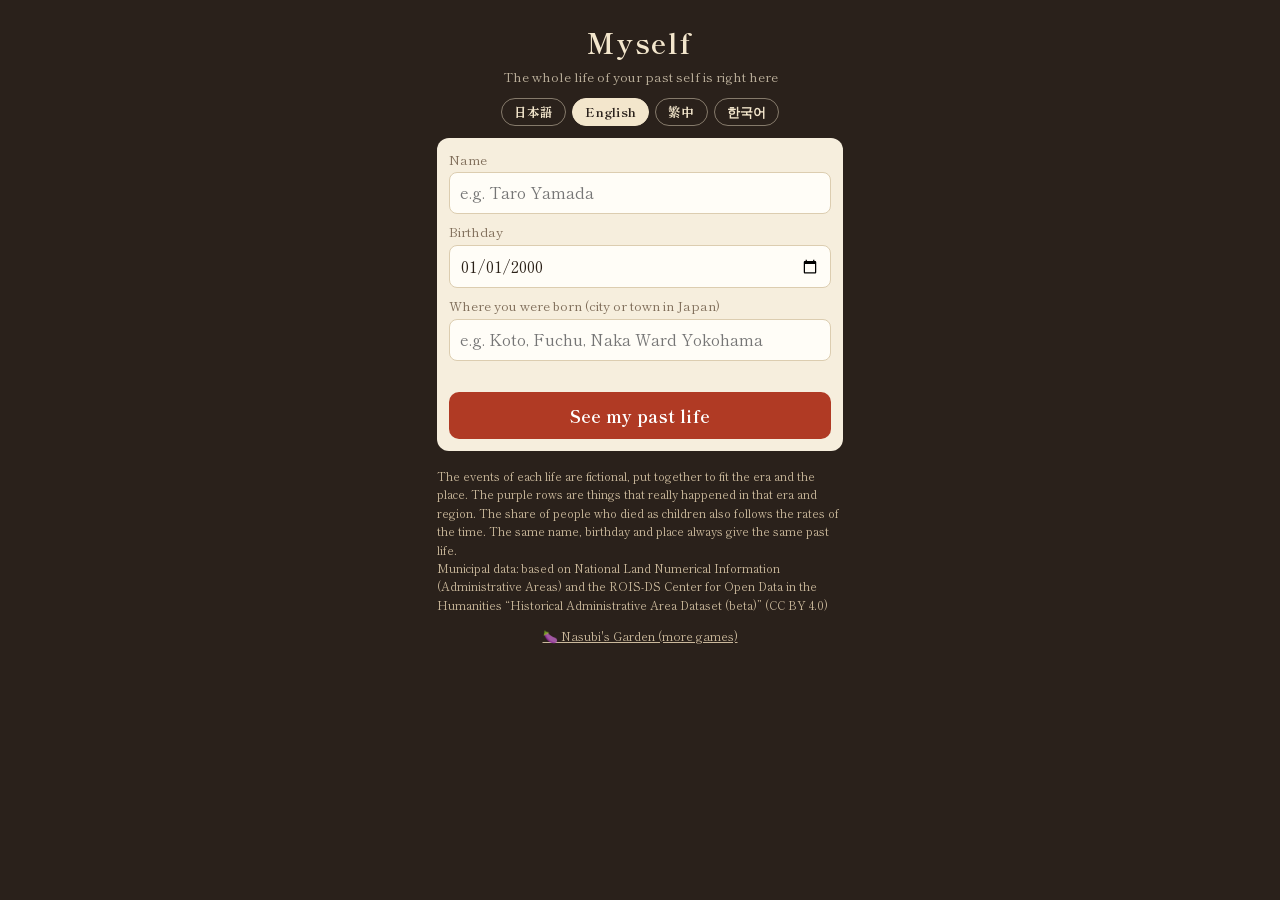
<file: index.html>
<!doctype html>
<html lang="ja">
<head>
<!-- Google tag (gtag.js) -->
<script async src="https://www.googletagmanager.com/gtag/js?id=G-5RB6XMN0QR"></script>
<script>
  window.dataLayer = window.dataLayer || [];
  function gtag(){dataLayer.push(arguments);}
  gtag('js', new Date());
  gtag('config', 'G-5RB6XMN0QR');
</script>
<meta charset="utf-8">
<meta name="viewport" content="width=device-width,initial-scale=1">
<title>自分 ― あなたの前世ねんぴょう</title>
<meta name="description" content="名前と誕生日と生まれた市町村区を入れると、あなたの前世の一生が年表で出てくる。縄文から昭和まで、日本の歴史のどこかに生きた、だれかの一生。">
<meta name="theme-color" content="#2a211b">
<meta property="og:title" content="自分 ― あなたの前世ねんぴょう">
<meta property="og:description" content="あなたの前世は、どの時代の、どんな人だった？ 縄文から昭和まで、日本の歴史のどこかに生きた一生が年表で出てくる。">
<meta property="og:type" content="website">
<meta property="og:url" content="https://nasubi-no-oniwa.github.io/jibun/">
<meta property="og:site_name" content="なすびのお庭">
<meta property="og:image" content="https://nasubi-no-oniwa.github.io/jibun/icons/ogp.png">
<meta property="og:image:width" content="1200">
<meta property="og:image:height" content="630">
<meta name="twitter:card" content="summary_large_image">
<meta name="twitter:title" content="自分 ― あなたの前世ねんぴょう">
<meta name="twitter:description" content="あなたの前世は、どの時代の、どんな人だった？ 縄文から昭和まで、日本の歴史のどこかに生きた一生が年表で出てくる。">
<meta name="twitter:image" content="https://nasubi-no-oniwa.github.io/jibun/icons/ogp.png">
<link rel="icon" href="icons/icon-192.png">
<link rel="apple-touch-icon" href="icons/apple-touch-icon.png">
<link rel="preconnect" href="https://fonts.googleapis.com">
<link rel="preconnect" href="https://fonts.gstatic.com" crossorigin>
<link href="https://fonts.googleapis.com/css2?family=Shippori+Mincho:wght@500;700;800&display=swap" rel="stylesheet">
<link rel="stylesheet" href="css/style.css">
<!-- nasubi-track: 結果画面とXへの投稿の回数を記録（ゲームの動きには影響しない） -->
<script>(function(){try{var G="jibun",IDS=["out"];
function ev(n){try{if(typeof gtag==='function')gtag('event',n,{game:G});}catch(e){}}
var o=window.open;window.open=function(u){try{if(/intent\/(post|tweet)/.test(String(u)))ev('x_share');}catch(e){}return o.apply(window,arguments);};
if(!IDS.length)return;
function vis(e){if(!e||!e.isConnected||e.closest('[hidden]'))return false;var r=e.getBoundingClientRect();if(r.width<1||r.height<1)return false;for(var n=e;n&&n.nodeType===1;n=n.parentElement){var s=getComputedStyle(n);if(s.display==='none'||s.visibility==='hidden'||parseFloat(s.opacity)<0.05)return false;}return true;}
var was={};setInterval(function(){try{var any=false;for(var i=0;i<IDS.length;i++){if(vis(document.getElementById(IDS[i])))any=true;}if(any&&!was.v)ev('result_view');was.v=any;}catch(e){}},700);
}catch(e){}})();</script>
<!-- nasubi-ad: スマホのとき、結果画面とタイトル画面の決めた場所に広告の帯（と、決めた場所だけその下に大きい広告）を出す（遊んでいる最中は出さない・ボタンに重ねない・広告の幅320pxを切らない・画面が出たらすぐ見せるが、最初の1.2秒は押しても反応しない・画面が出るたびに新しい広告を読みこむ（場所ごとに30秒に1回まで）・画面が隠れて2秒たったら広告を外して止める・タイトル画面はタイトル用の広告枠を使う） -->
<script>(function(){try{var C=[{"a": "#out:has(> :not(.nsb-ad))", "v": "#out > :not(.nsb-ad)"}, {"a": "#f", "v": "#f", "t": 1, "b": 1, "m": 20, "x": "", "x2": ""}],BIG=1,M=20,EX="",EX2="",AD='https://nasubi-no-oniwa.github.io/ad/',AD2='https://nasubi-no-oniwa.github.io/ad/big.html',TAD='https://nasubi-no-oniwa.github.io/ad/t.html',TAD2='https://nasubi-no-oniwa.github.io/ad/tbig.html',LOCK=1200,HOLD=2000,MIN=30000;
if(/[?&]noad=1/.test(location.search))return;
if(!/iPhone|iPod|Android|Mobile|Windows Phone|BlackBerry/i.test(navigator.userAgent||''))return;
var S=[];
function vis(e){if(!e||!e.isConnected||e.closest('[hidden]'))return false;var r=e.getBoundingClientRect();if(r.width<1||r.height<1)return false;for(var n=e;n&&n.nodeType===1;n=n.parentElement){var s=getComputedStyle(n);if(s.display==='none'||s.visibility==='hidden'||parseFloat(s.opacity)<0.05)return false;}return true;}
function opt(i,k,d){return C[i][k]===undefined?d:C[i][k];}
function mk(i){var b=document.createElement('div');b.className='nsb-ad';b.style.cssText='display:block;position:static;float:none;box-sizing:content-box;width:320px;min-width:320px;max-width:none;height:50px;margin:'+opt(i,'m',M)+'px calc((100% - 320px) / 2) 0;padding:0;border:0;background:none;box-shadow:none;border-radius:0;transform:none;overflow:hidden;flex:0 0 auto;align-self:center;'+opt(i,'x',EX);return b;}
function mk2(i){var g=document.createElement('div');g.className='nsb-ad nsb-big';g.style.cssText='display:block;position:static;float:none;box-sizing:content-box;width:300px;min-width:300px;max-width:none;height:250px;margin:20px calc((100% - 300px) / 2) 0;padding:0;border:0;background:none;box-shadow:none;border-radius:0;transform:none;overflow:hidden;flex:0 0 auto;align-self:center;'+opt(i,'x2',EX2);return g;}
function mkf(u,w,h){var f=document.createElement('iframe');f.title='ad';f.setAttribute('scrolling','no');f.width=w;f.height=h;f.style.cssText='border:0;margin:0;padding:0;width:'+w+'px;height:'+h+'px;display:block;max-width:none;visibility:hidden;pointer-events:none';f.src=u;return f;}
function place(){for(var i=0;i<C.length;i++){var a=document.querySelector(C[i].a);if(!a)continue;var s=S[i]||(S[i]={b:mk(i),g:opt(i,'b',BIG)?mk2(i):null,on:false,since:0,hid:0,last:0,f:null,f2:null});var b=s.b;
if(C[i].p==='first'){if(a.firstElementChild!==b)a.insertBefore(b,a.firstChild);}else if(b.parentNode!==a)a.appendChild(b);
if(s.g&&b.nextSibling!==s.g)a.insertBefore(s.g,b.nextSibling);}}
function off(s,now){if(s.f){s.f.style.visibility='hidden';s.f.style.pointerEvents='none';}if(s.f2){s.f2.style.visibility='hidden';s.f2.style.pointerEvents='none';}s.on=false;s.since=0;s.hid=now;}
function kill(s){if(s.f){if(s.f.parentNode)s.f.parentNode.removeChild(s.f);s.f=null;}if(s.f2){if(s.f2.parentNode)s.f2.parentNode.removeChild(s.f2);s.f2=null;}}
function tick(){try{place();var k=-1,i,s,res=false,now=Date.now();
for(i=0;i<C.length;i++){s=S[i];if(!C[i].t&&s&&vis(document.querySelector(C[i].v))&&vis(s.b)){k=i;res=true;break;}}
if(k<0)for(i=0;i<C.length;i++){s=S[i];if(C[i].t&&s&&vis(document.querySelector(C[i].v))&&vis(s.b)){k=i;break;}}
if(document.hidden)k=-1;
for(i=0;i<C.length;i++){s=S[i];if(!s)continue;
if(C[i].t){var d=(res&&vis(document.querySelector(C[i].v)))?'none':'block';if(s.b.style.display!==d){s.b.style.display=d;if(s.g)s.g.style.display=d;}}
if(i!==k){if(s.on)off(s,now);if(s.f&&now-s.hid>=HOLD&&now-s.last>=MIN)kill(s);}}
if(k<0)return;
s=S[k];
if(!s.on){s.on=true;s.since=now;}
if(!s.f){var t=!!C[k].t;s.f=mkf(t?TAD:AD,320,50);s.b.appendChild(s.f);if(s.g){s.f2=mkf(t?TAD2:AD2,300,250);s.g.appendChild(s.f2);}s.last=now;}
if(s.f.parentNode!==s.b)s.b.appendChild(s.f);if(s.f2&&s.f2.parentNode!==s.g)s.g.appendChild(s.f2);
var pe=(now-s.since<LOCK)?'none':'auto';
s.f.style.visibility='visible';s.f.style.pointerEvents=pe;if(s.f2){s.f2.style.visibility='visible';s.f2.style.pointerEvents=pe;}
}catch(_){}}
function go(){place();try{new MutationObserver(place).observe(document.body,{childList:true,subtree:true});}catch(_){}setInterval(tick,300);}
if(document.body)go();else document.addEventListener('DOMContentLoaded',go);
}catch(e){}})();</script>
<!-- nasubi-next: 結果画面に「次のゲーム」を出す（右にスライドするか押すと、おすすめの画面。中身は nasubi-no-oniwa.github.io/next/next.js で全作品共通） -->
<script>window.NSB_NEXT={"g": "jibun", "r": [{"a": "#out:has(> :not(.nsb-ad))", "v": "#out > :not(.nsb-ad)"}], "ad": 1};</script>
<script src="https://nasubi-no-oniwa.github.io/next/next.js" defer></script>
</head>
<body><div class="wrap">
<div class="top"><h1 data-i="title">自分</h1><p data-i="tagline">あなたの前世の一生が、ここにある</p><div class="langs" role="group" aria-label="Language"><button type="button" data-lang="ja">日本語</button><button type="button" data-lang="en">English</button><button type="button" data-lang="zh">繁中</button><button type="button" data-lang="ko">한국어</button></div></div>
<form id="f">
<label><span data-i="f_name">名前</span><input id="nm" data-ip="ph_name" placeholder="例：山田太郎" autocomplete="off" required></label>
<label><span data-i="f_birth">誕生日</span><input id="bd" type="date" value="2000-01-01" required></label>
<label><span data-i="f_place">生まれた市町村区</span><input id="pl" data-ip="ph_place" placeholder="例：江東区、府中市、横浜市中区" autocomplete="off" required><span class="cand" id="cand"></span></label>
<div class="err" id="err"></div>
<button id="go" disabled>読みこみ中…</button>
</form>
<div id="out"></div>
<p class="note" data-ih="note">人生のできごとは、時代と土地に合わせて組み立てた架空のものです。紫の行は、その時代・その土地で実際にあったできごとです。子どものうちに亡くなる人の割合も、当時に合わせています。同じ名前・誕生日・市町村区なら、いつでも同じ前世が出ます。<br>
市町村のデータ：国土数値情報（行政区域データ）、ROIS-DS人文学オープンデータ共同利用センター「歴史的行政区域データセットβ版」（CC BY 4.0）をもとに作成</p>
<a class="back" href="https://nasubi-no-oniwa.github.io/" data-i="back_home">🍆 なすびのお庭（ほかのゲーム）</a>
</div>
<canvas id="cv" width="1080" height="1350" style="display:none"></canvas>
<script src="js/i18n.js"></script>
<script src="js/engine.js"></script>
<script src="js/life_i18n.js"></script>
<script src="js/main.js"></script>
</body></html>
</file>
<file: css/style.css>
:root{--bg:#2a211b;--paper:#f6eedd;--ink:#2b2118;--sub:#7d6b57;--red:#b03a24;--line:#dccdb0}
*{box-sizing:border-box}
body{margin:0;background:var(--bg);color:var(--ink);font-family:"Shippori Mincho","Hiragino Mincho ProN","Yu Mincho","Noto Serif JP",serif;line-height:1.6}
.wrap{max-width:430px;margin:0 auto;padding:14px 12px 50px}
.top{color:#f3e6cc;text-align:center;margin:6px 0 12px}
.top h1{margin:0;font-size:28px;letter-spacing:.12em}.top p{margin:2px 0 0;font-size:13px;opacity:.75}
form{background:var(--paper);border-radius:12px;padding:12px;display:grid;gap:8px}
label{display:grid;gap:2px;font-size:13px;color:var(--sub)}
input{font:inherit;font-size:16px;padding:7px 10px;border:1px solid var(--line);border-radius:8px;background:#fffdf7;color:var(--ink);width:100%}
button{font:inherit;font-weight:700;font-size:17px;padding:10px;border:0;border-radius:10px;background:var(--red);color:#fff;cursor:pointer;letter-spacing:.1em}
.err{color:var(--red);font-size:13px;min-height:1em}.cand{font-size:12px;color:var(--sub)}
#out{margin-top:16px}
/* カード：スマホ1画面に収める */
.card{position:relative;background:var(--paper);border-radius:6px;padding:16px 16px 12px;overflow:hidden;
  background-image:radial-gradient(rgba(120,90,50,.07) 1px,transparent 1px);background-size:6px 6px;
  box-shadow:0 0 0 3px #e9dcc2 inset,0 0 0 4px #b49c78 inset,0 10px 30px rgba(0,0,0,.4)}
.card.early{background-color:#eef0f2}
.era{display:inline-block;font-size:12px;letter-spacing:.2em;background:var(--ink);color:#f3e6cc;padding:1px 10px;border-radius:3px}
.seal{position:absolute;right:14px;top:12px;width:62px;height:62px;border:3px solid var(--red);border-radius:8px;color:var(--red);
  display:flex;flex-direction:column;align-items:center;justify-content:center;transform:rotate(8deg);opacity:.9;font-size:26px;line-height:1}
.seal small{font-size:10px;letter-spacing:.1em;margin-top:3px;font-weight:700}
.lbl{font-size:12px;color:var(--sub);margin-top:8px;letter-spacing:.3em}
.name{font-size:31px;font-weight:700;letter-spacing:.06em;line-height:1.2;margin:0 70px 0 0}
.alias{font-size:15px;color:var(--red);font-weight:700;margin-top:2px}
.chips{display:flex;flex-wrap:wrap;gap:5px;margin:8px 0}
.chips span{font-size:12px;border:1px solid var(--line);background:#fffaf0;border-radius:999px;padding:0 9px}
.mood{font-size:12px;color:var(--sub);border-left:3px solid var(--line);padding-left:7px;margin:6px 0}
.sum{font-size:15px;font-weight:700;margin:6px 0 8px;line-height:1.55}
.ev{list-style:none;margin:0;padding:0;border-top:1px solid var(--line)}
.ev li{display:flex;gap:6px;font-size:13.5px;line-height:1.45;padding:4px 0;border-bottom:1px dashed var(--line)}
.ev .y{flex:0 0 3.6em;font-variant-numeric:tabular-nums;color:var(--sub);font-size:12px;padding-top:1px}
.ev .i{flex:0 0 1.3em;text-align:center}
.ev li.hist{color:#4c3f86}.ev li.death{font-weight:700}
.last{margin:8px 0 2px;text-align:center;font-size:17px;font-weight:700}
.last small{display:block;font-size:11px;color:var(--sub);font-weight:400;letter-spacing:.2em}
.after{font-size:12.5px;text-align:center;color:var(--sub);margin-top:6px}
.foot{display:flex;justify-content:space-between;font-size:11px;color:var(--sub);margin-top:8px;border-top:1px solid var(--line);padding-top:5px}
.fam{position:absolute;left:0;right:0;top:0;background:var(--red);color:#fff;text-align:center;font-size:12px;letter-spacing:.3em}
.more{margin-top:10px;display:grid;gap:8px}
.more button{background:#5a4a3a;font-size:15px}
details{background:var(--paper);border-radius:8px;padding:8px 12px}
summary{cursor:pointer;font-weight:700}
table{width:100%;border-collapse:collapse;font-size:13.5px}
td,th{padding:4px 2px;border-bottom:1px solid var(--line);vertical-align:top;text-align:left}
th{color:var(--sub);font-weight:400;white-space:nowrap;width:5.5em}
td.y{white-space:nowrap;width:4.6em;color:var(--sub)}td.a{white-space:nowrap;width:3em;color:var(--sub)}
.note{font-size:11.5px;color:#cbb99c;margin-top:16px;line-height:1.6}

.share-row{display:grid;grid-template-columns:1fr 1fr;gap:8px}
.share-row button{font-size:15px}
.share-row .x{background:#111}
.top a{color:#f3e6cc}
.back{display:block;text-align:center;color:#cbb99c;font-size:12px;margin-top:10px}

/* ことばの切りかえ */
.langs{display:flex;flex-wrap:wrap;gap:6px;justify-content:center;margin-top:10px}
.langs button{font:700 12.5px "Shippori Mincho","Hiragino Mincho ProN","Yu Mincho","Noto Serif JP",serif;letter-spacing:0;background:transparent;color:#f3e6cc;border:1px solid rgba(243,230,204,.45);border-radius:999px;padding:3px 12px;cursor:pointer}
.langs button[aria-pressed="true"]{background:#f3e6cc;color:var(--bg);border-color:#f3e6cc}
/* 言葉ごとの文字 */
html[data-lang="zh"] body{font-family:"Noto Serif TC","Shippori Mincho","PMingLiU",serif}
html[data-lang="ko"] body{font-family:"Nanum Myeongjo","Noto Serif KR","Batang",serif}
html[data-lang="en"] body{font-family:"Shippori Mincho",Georgia,"Times New Roman",serif}
html[data-lang="en"] .top h1,html[data-lang="ko"] .top h1{letter-spacing:.06em}
html[data-lang="en"] button,html[data-lang="ko"] button{letter-spacing:.02em}
html[data-lang="en"] .era,html[data-lang="ko"] .era{letter-spacing:.06em}
html[data-lang="en"] .lbl,html[data-lang="ko"] .lbl{letter-spacing:.12em}
html[data-lang="en"] .name{letter-spacing:.01em;font-size:28px}
html[data-lang="en"] .seal small,html[data-lang="ko"] .seal small{letter-spacing:0;font-size:9px;max-width:58px;text-align:center;line-height:1.1}
html[data-lang="en"] .ev .y,html[data-lang="ko"] .ev .y{flex-basis:4.3em}
html[data-lang="en"] .ev li{font-size:13px}
html[data-lang="en"] th{white-space:normal;width:6.4em}
html[data-lang="ko"] th{width:6em}
html[data-lang="ko"] .sum,html[data-lang="ko"] .ev li,html[data-lang="ko"] .alias{word-break:keep-all}
html[data-lang="en"] .sum{font-size:14.5px}
html[data-lang="en"] .fam,html[data-lang="ko"] .fam{letter-spacing:.06em}
</file>
